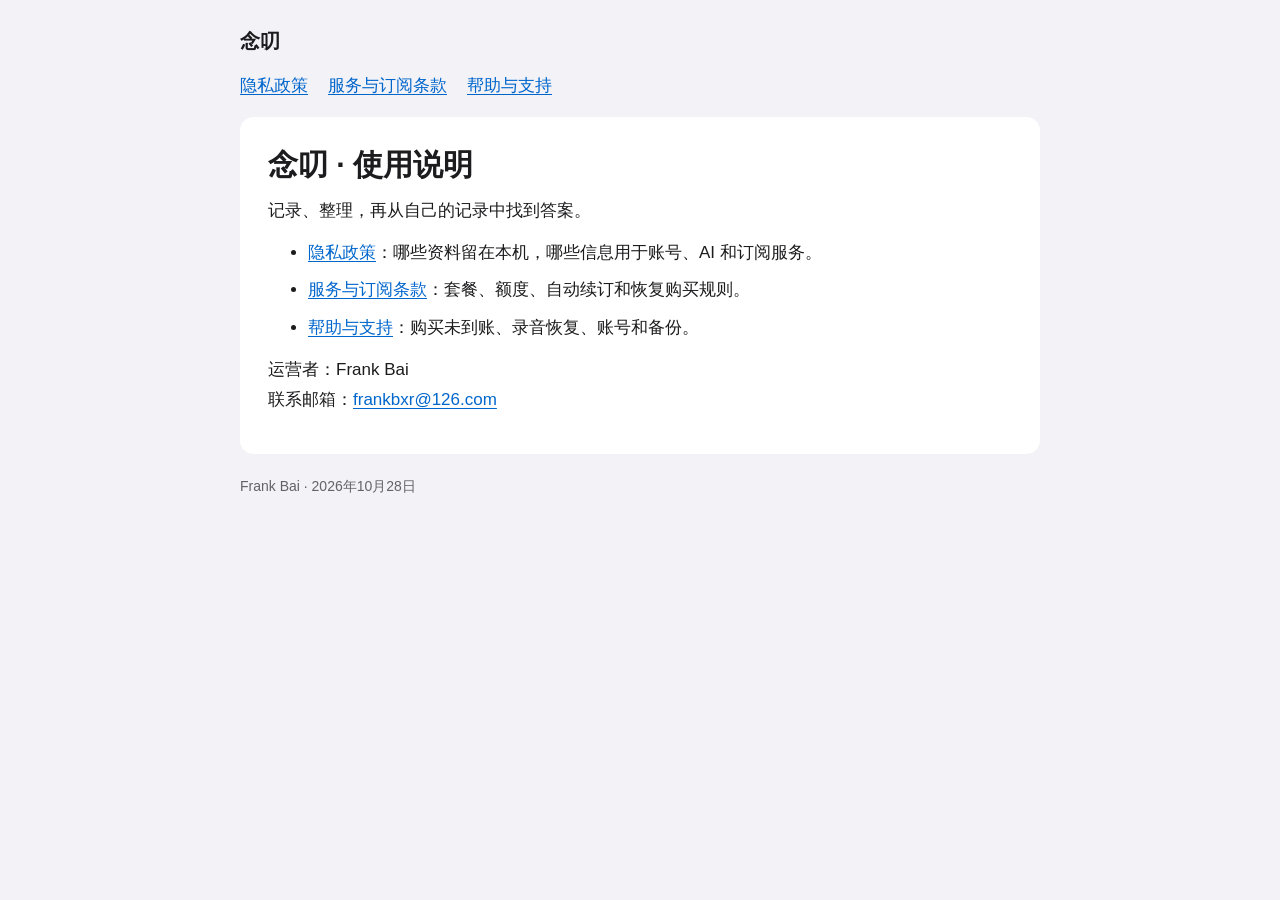
<file: index.html>
<!doctype html>
<html lang="zh-CN">
<head><meta charset="utf-8"><meta name="viewport" content="width=device-width, initial-scale=1"><title>念叨 · 使用说明</title><link rel="stylesheet" href="styles.css"><link rel="icon" href="favicon.svg" type="image/svg+xml"></head>
<body>
<header><a class="brand" href="index.html">念叨</a><nav aria-label="页面导航"><a href="privacy.html">隐私政策</a><a href="terms.html">服务与订阅条款</a><a href="support.html">帮助与支持</a></nav></header>
<main>
<h1>念叨 · 使用说明</h1>
<p>记录、整理，再从自己的记录中找到答案。</p>
<ul><li><a href="privacy.html">隐私政策</a>：哪些资料留在本机，哪些信息用于账号、AI 和订阅服务。</li><li><a href="terms.html">服务与订阅条款</a>：套餐、额度、自动续订和恢复购买规则。</li><li><a href="support.html">帮助与支持</a>：购买未到账、录音恢复、账号和备份。</li></ul>
<p>运营者：Frank Bai<br>联系邮箱：<a href="mailto:frankbxr@126.com">frankbxr@126.com</a></p>
</main><footer>Frank Bai · 2026年10月28日</footer>
</body></html>
</file>
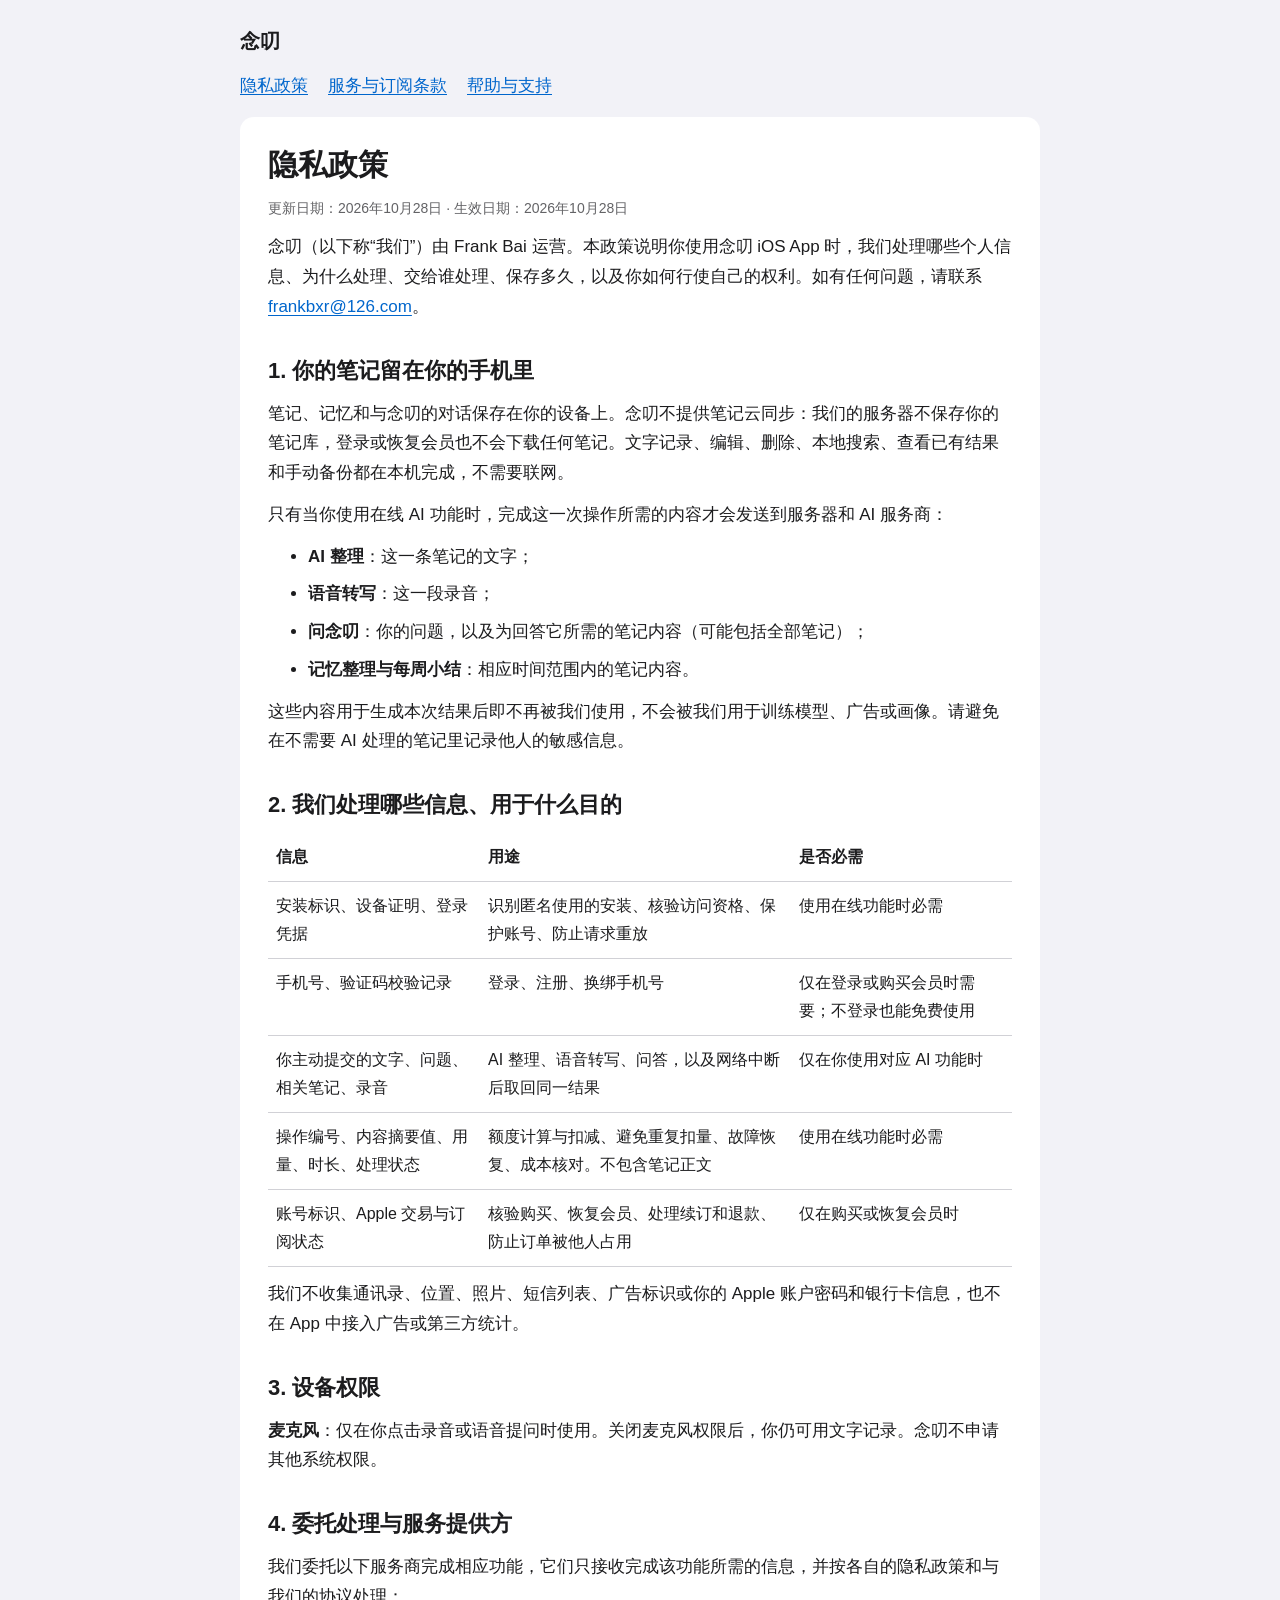
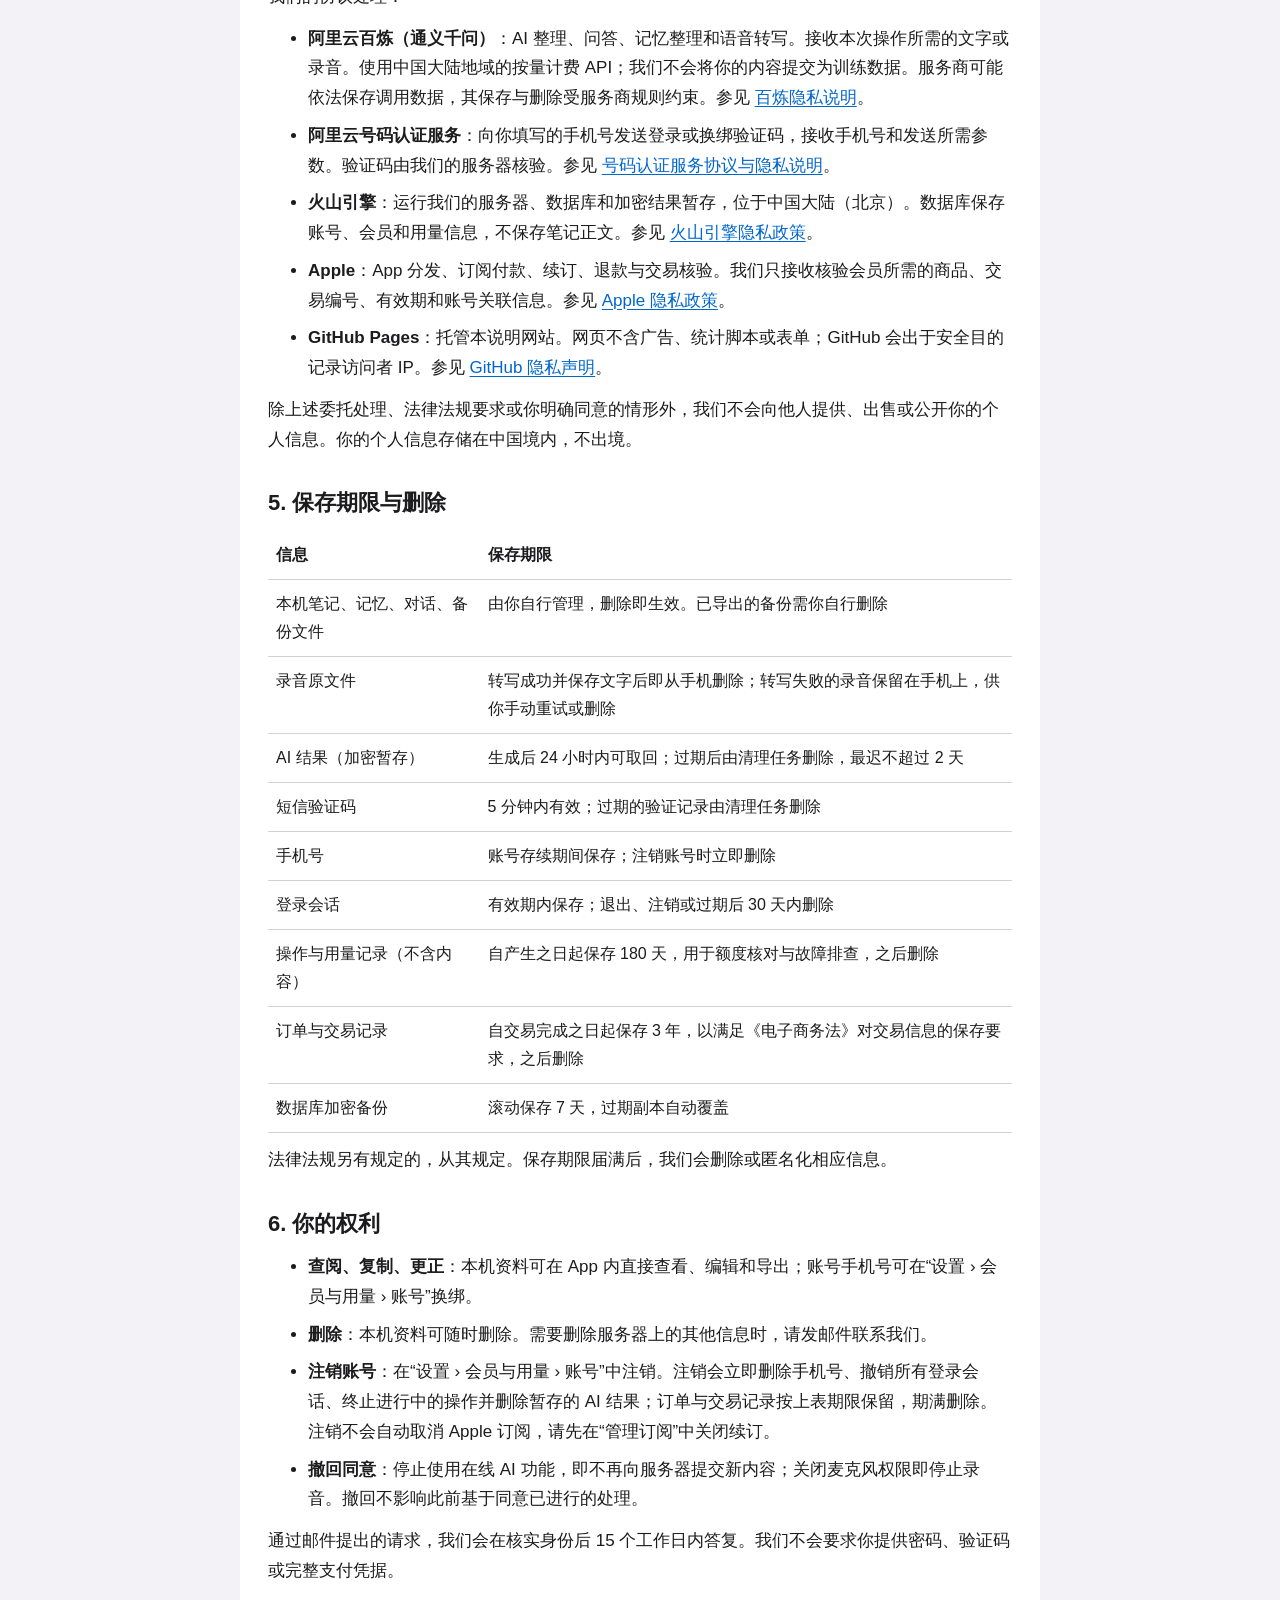
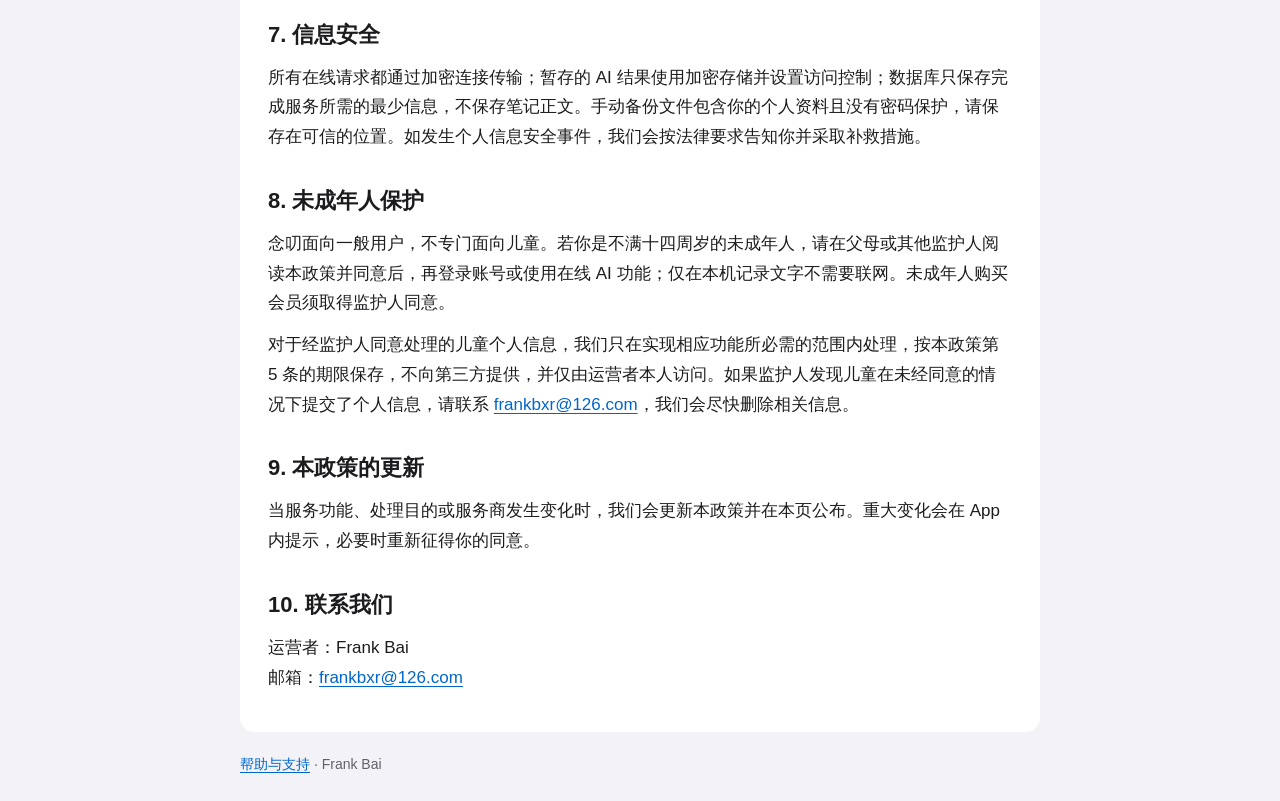
<file: privacy.html>
<!doctype html>
<html lang="zh-CN">
<head><meta charset="utf-8"><meta name="viewport" content="width=device-width, initial-scale=1"><title>隐私政策 · 念叨</title><link rel="stylesheet" href="styles.css"><link rel="icon" href="favicon.svg" type="image/svg+xml"></head>
<body>
<header><a class="brand" href="index.html">念叨</a><nav aria-label="页面导航"><a href="privacy.html" aria-current="page">隐私政策</a><a href="terms.html">服务与订阅条款</a><a href="support.html">帮助与支持</a></nav></header>
<main>
<h1>隐私政策</h1><p class="meta">更新日期：2026年10月28日 · 生效日期：2026年10月28日</p>
<p>念叨（以下称“我们”）由 Frank Bai 运营。本政策说明你使用念叨 iOS App 时，我们处理哪些个人信息、为什么处理、交给谁处理、保存多久，以及你如何行使自己的权利。如有任何问题，请联系 <a href="mailto:frankbxr@126.com">frankbxr@126.com</a>。</p>

<h2>1. 你的笔记留在你的手机里</h2>
<p>笔记、记忆和与念叨的对话保存在你的设备上。念叨不提供笔记云同步：我们的服务器不保存你的笔记库，登录或恢复会员也不会下载任何笔记。文字记录、编辑、删除、本地搜索、查看已有结果和手动备份都在本机完成，不需要联网。</p>
<p>只有当你使用在线 AI 功能时，完成这一次操作所需的内容才会发送到服务器和 AI 服务商：</p>
<ul>
<li><strong>AI 整理</strong>：这一条笔记的文字；</li>
<li><strong>语音转写</strong>：这一段录音；</li>
<li><strong>问念叨</strong>：你的问题，以及为回答它所需的笔记内容（可能包括全部笔记）；</li>
<li><strong>记忆整理与每周小结</strong>：相应时间范围内的笔记内容。</li>
</ul>
<p>这些内容用于生成本次结果后即不再被我们使用，不会被我们用于训练模型、广告或画像。请避免在不需要 AI 处理的笔记里记录他人的敏感信息。</p>

<h2>2. 我们处理哪些信息、用于什么目的</h2>
<div class="table-wrap"><table><thead><tr><th scope="col">信息</th><th scope="col">用途</th><th scope="col">是否必需</th></tr></thead><tbody>
<tr><td>安装标识、设备证明、登录凭据</td><td>识别匿名使用的安装、核验访问资格、保护账号、防止请求重放</td><td>使用在线功能时必需</td></tr>
<tr><td>手机号、验证码校验记录</td><td>登录、注册、换绑手机号</td><td>仅在登录或购买会员时需要；不登录也能免费使用</td></tr>
<tr><td>你主动提交的文字、问题、相关笔记、录音</td><td>AI 整理、语音转写、问答，以及网络中断后取回同一结果</td><td>仅在你使用对应 AI 功能时</td></tr>
<tr><td>操作编号、内容摘要值、用量、时长、处理状态</td><td>额度计算与扣减、避免重复扣量、故障恢复、成本核对。不包含笔记正文</td><td>使用在线功能时必需</td></tr>
<tr><td>账号标识、Apple 交易与订阅状态</td><td>核验购买、恢复会员、处理续订和退款、防止订单被他人占用</td><td>仅在购买或恢复会员时</td></tr>
</tbody></table></div>
<p>我们不收集通讯录、位置、照片、短信列表、广告标识或你的 Apple 账户密码和银行卡信息，也不在 App 中接入广告或第三方统计。</p>

<h2>3. 设备权限</h2>
<p><strong>麦克风</strong>：仅在你点击录音或语音提问时使用。关闭麦克风权限后，你仍可用文字记录。念叨不申请其他系统权限。</p>

<h2>4. 委托处理与服务提供方</h2>
<p>我们委托以下服务商完成相应功能，它们只接收完成该功能所需的信息，并按各自的隐私政策和与我们的协议处理：</p>
<ul>
<li><strong>阿里云百炼（通义千问）</strong>：AI 整理、问答、记忆整理和语音转写。接收本次操作所需的文字或录音。使用中国大陆地域的按量计费 API；我们不会将你的内容提交为训练数据。服务商可能依法保存调用数据，其保存与删除受服务商规则约束。参见 <a href="https://help.aliyun.com/zh/model-studio/privacy-notice">百炼隐私说明</a>。</li>
<li><strong>阿里云号码认证服务</strong>：向你填写的手机号发送登录或换绑验证码，接收手机号和发送所需参数。验证码由我们的服务器核验。参见 <a href="https://help.aliyun.com/zh/pnvs/support/the-service-agreement/">号码认证服务协议与隐私说明</a>。</li>
<li><strong>火山引擎</strong>：运行我们的服务器、数据库和加密结果暂存，位于中国大陆（北京）。数据库保存账号、会员和用量信息，不保存笔记正文。参见 <a href="https://docs.volcengine.com/docs/Legalagreements/VolcanoEnginesPrivacyPolicy?lang=zh">火山引擎隐私政策</a>。</li>
<li><strong>Apple</strong>：App 分发、订阅付款、续订、退款与交易核验。我们只接收核验会员所需的商品、交易编号、有效期和账号关联信息。参见 <a href="https://www.apple.com.cn/legal/privacy/szh/">Apple 隐私政策</a>。</li>
<li><strong>GitHub Pages</strong>：托管本说明网站。网页不含广告、统计脚本或表单；GitHub 会出于安全目的记录访问者 IP。参见 <a href="https://docs.github.com/en/site-policy/privacy-policies/github-general-privacy-statement">GitHub 隐私声明</a>。</li>
</ul>
<p>除上述委托处理、法律法规要求或你明确同意的情形外，我们不会向他人提供、出售或公开你的个人信息。你的个人信息存储在中国境内，不出境。</p>

<h2>5. 保存期限与删除</h2>
<div class="table-wrap"><table><thead><tr><th scope="col">信息</th><th scope="col">保存期限</th></tr></thead><tbody>
<tr><td>本机笔记、记忆、对话、备份文件</td><td>由你自行管理，删除即生效。已导出的备份需你自行删除</td></tr>
<tr><td>录音原文件</td><td>转写成功并保存文字后即从手机删除；转写失败的录音保留在手机上，供你手动重试或删除</td></tr>
<tr><td>AI 结果（加密暂存）</td><td>生成后 24 小时内可取回；过期后由清理任务删除，最迟不超过 2 天</td></tr>
<tr><td>短信验证码</td><td>5 分钟内有效；过期的验证记录由清理任务删除</td></tr>
<tr><td>手机号</td><td>账号存续期间保存；注销账号时立即删除</td></tr>
<tr><td>登录会话</td><td>有效期内保存；退出、注销或过期后 30 天内删除</td></tr>
<tr><td>操作与用量记录（不含内容）</td><td>自产生之日起保存 180 天，用于额度核对与故障排查，之后删除</td></tr>
<tr><td>订单与交易记录</td><td>自交易完成之日起保存 3 年，以满足《电子商务法》对交易信息的保存要求，之后删除</td></tr>
<tr><td>数据库加密备份</td><td>滚动保存 7 天，过期副本自动覆盖</td></tr>
</tbody></table></div>
<p>法律法规另有规定的，从其规定。保存期限届满后，我们会删除或匿名化相应信息。</p>

<h2>6. 你的权利</h2>
<ul>
<li><strong>查阅、复制、更正</strong>：本机资料可在 App 内直接查看、编辑和导出；账号手机号可在“设置 › 会员与用量 › 账号”换绑。</li>
<li><strong>删除</strong>：本机资料可随时删除。需要删除服务器上的其他信息时，请发邮件联系我们。</li>
<li><strong>注销账号</strong>：在“设置 › 会员与用量 › 账号”中注销。注销会立即删除手机号、撤销所有登录会话、终止进行中的操作并删除暂存的 AI 结果；订单与交易记录按上表期限保留，期满删除。注销不会自动取消 Apple 订阅，请先在“管理订阅”中关闭续订。</li>
<li><strong>撤回同意</strong>：停止使用在线 AI 功能，即不再向服务器提交新内容；关闭麦克风权限即停止录音。撤回不影响此前基于同意已进行的处理。</li>
</ul>
<p>通过邮件提出的请求，我们会在核实身份后 15 个工作日内答复。我们不会要求你提供密码、验证码或完整支付凭据。</p>

<h2>7. 信息安全</h2>
<p>所有在线请求都通过加密连接传输；暂存的 AI 结果使用加密存储并设置访问控制；数据库只保存完成服务所需的最少信息，不保存笔记正文。手动备份文件包含你的个人资料且没有密码保护，请保存在可信的位置。如发生个人信息安全事件，我们会按法律要求告知你并采取补救措施。</p>

<h2>8. 未成年人保护</h2>
<p>念叨面向一般用户，不专门面向儿童。若你是不满十四周岁的未成年人，请在父母或其他监护人阅读本政策并同意后，再登录账号或使用在线 AI 功能；仅在本机记录文字不需要联网。未成年人购买会员须取得监护人同意。</p>
<p>对于经监护人同意处理的儿童个人信息，我们只在实现相应功能所必需的范围内处理，按本政策第 5 条的期限保存，不向第三方提供，并仅由运营者本人访问。如果监护人发现儿童在未经同意的情况下提交了个人信息，请联系 <a href="mailto:frankbxr@126.com">frankbxr@126.com</a>，我们会尽快删除相关信息。</p>

<h2>9. 本政策的更新</h2>
<p>当服务功能、处理目的或服务商发生变化时，我们会更新本政策并在本页公布。重大变化会在 App 内提示，必要时重新征得你的同意。</p>

<h2>10. 联系我们</h2>
<p>运营者：Frank Bai<br>邮箱：<a href="mailto:frankbxr@126.com">frankbxr@126.com</a></p>
</main><footer><a href="support.html">帮助与支持</a> · Frank Bai</footer>
</body></html>
</file>
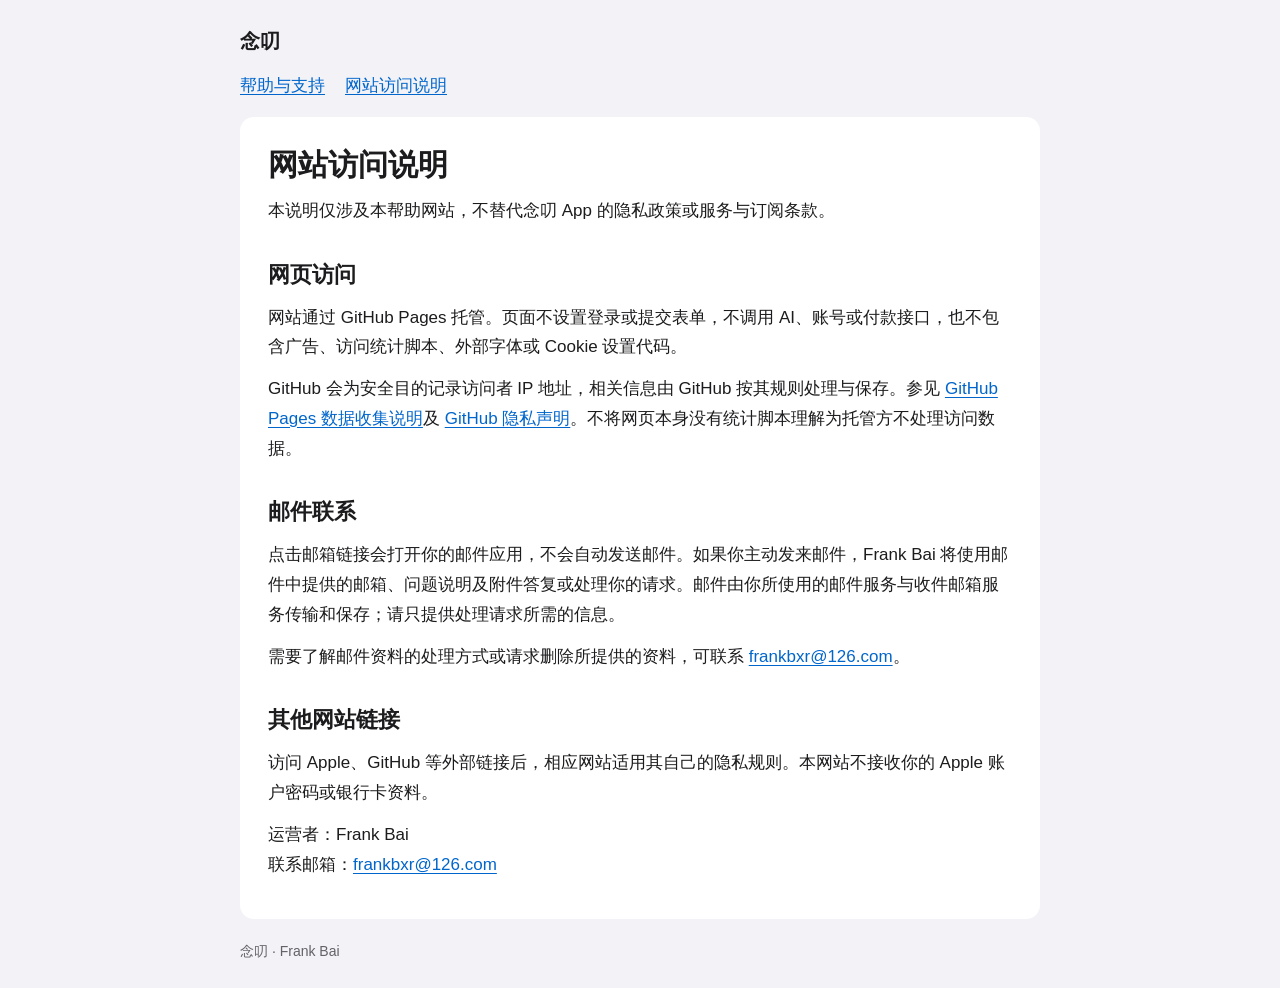
<file: site-privacy.html>
<!doctype html>
<html lang="zh-CN">
<head>
<meta charset="utf-8">
<meta name="viewport" content="width=device-width, initial-scale=1">
<meta name="description" content="念叨帮助网站的访问数据与联系渠道说明。本说明不替代念叨 App 的隐私政策。">
<title>网站访问说明 · 念叨</title>
<link rel="stylesheet" href="styles.css">
<link rel="icon" href="favicon.svg" type="image/svg+xml">
</head>
<body>
<header><a class="brand" href="index.html">念叨</a><nav aria-label="页面导航"><a href="support.html">帮助与支持</a><a href="site-privacy.html" aria-current="page">网站访问说明</a></nav></header>
<main>
<h1>网站访问说明</h1>
<p>本说明仅涉及本帮助网站，不替代念叨 App 的隐私政策或服务与订阅条款。</p>
<h2>网页访问</h2>
<p>网站通过 GitHub Pages 托管。页面不设置登录或提交表单，不调用 AI、账号或付款接口，也不包含广告、访问统计脚本、外部字体或 Cookie 设置代码。</p>
<p>GitHub 会为安全目的记录访问者 IP 地址，相关信息由 GitHub 按其规则处理与保存。参见 <a href="https://docs.github.com/en/pages/getting-started-with-github-pages/what-is-github-pages">GitHub Pages 数据收集说明</a>及 <a href="https://docs.github.com/en/site-policy/privacy-policies/github-general-privacy-statement">GitHub 隐私声明</a>。不将网页本身没有统计脚本理解为托管方不处理访问数据。</p>
<h2>邮件联系</h2>
<p>点击邮箱链接会打开你的邮件应用，不会自动发送邮件。如果你主动发来邮件，Frank Bai 将使用邮件中提供的邮箱、问题说明及附件答复或处理你的请求。邮件由你所使用的邮件服务与收件邮箱服务传输和保存；请只提供处理请求所需的信息。</p>
<p>需要了解邮件资料的处理方式或请求删除所提供的资料，可联系 <a href="mailto:frankbxr@126.com">frankbxr@126.com</a>。</p>
<h2>其他网站链接</h2>
<p>访问 Apple、GitHub 等外部链接后，相应网站适用其自己的隐私规则。本网站不接收你的 Apple 账户密码或银行卡资料。</p>
<p>运营者：Frank Bai<br>联系邮箱：<a href="mailto:frankbxr@126.com">frankbxr@126.com</a></p>
</main>
<footer>念叨 · Frank Bai</footer>
</body>
</html>
</file>
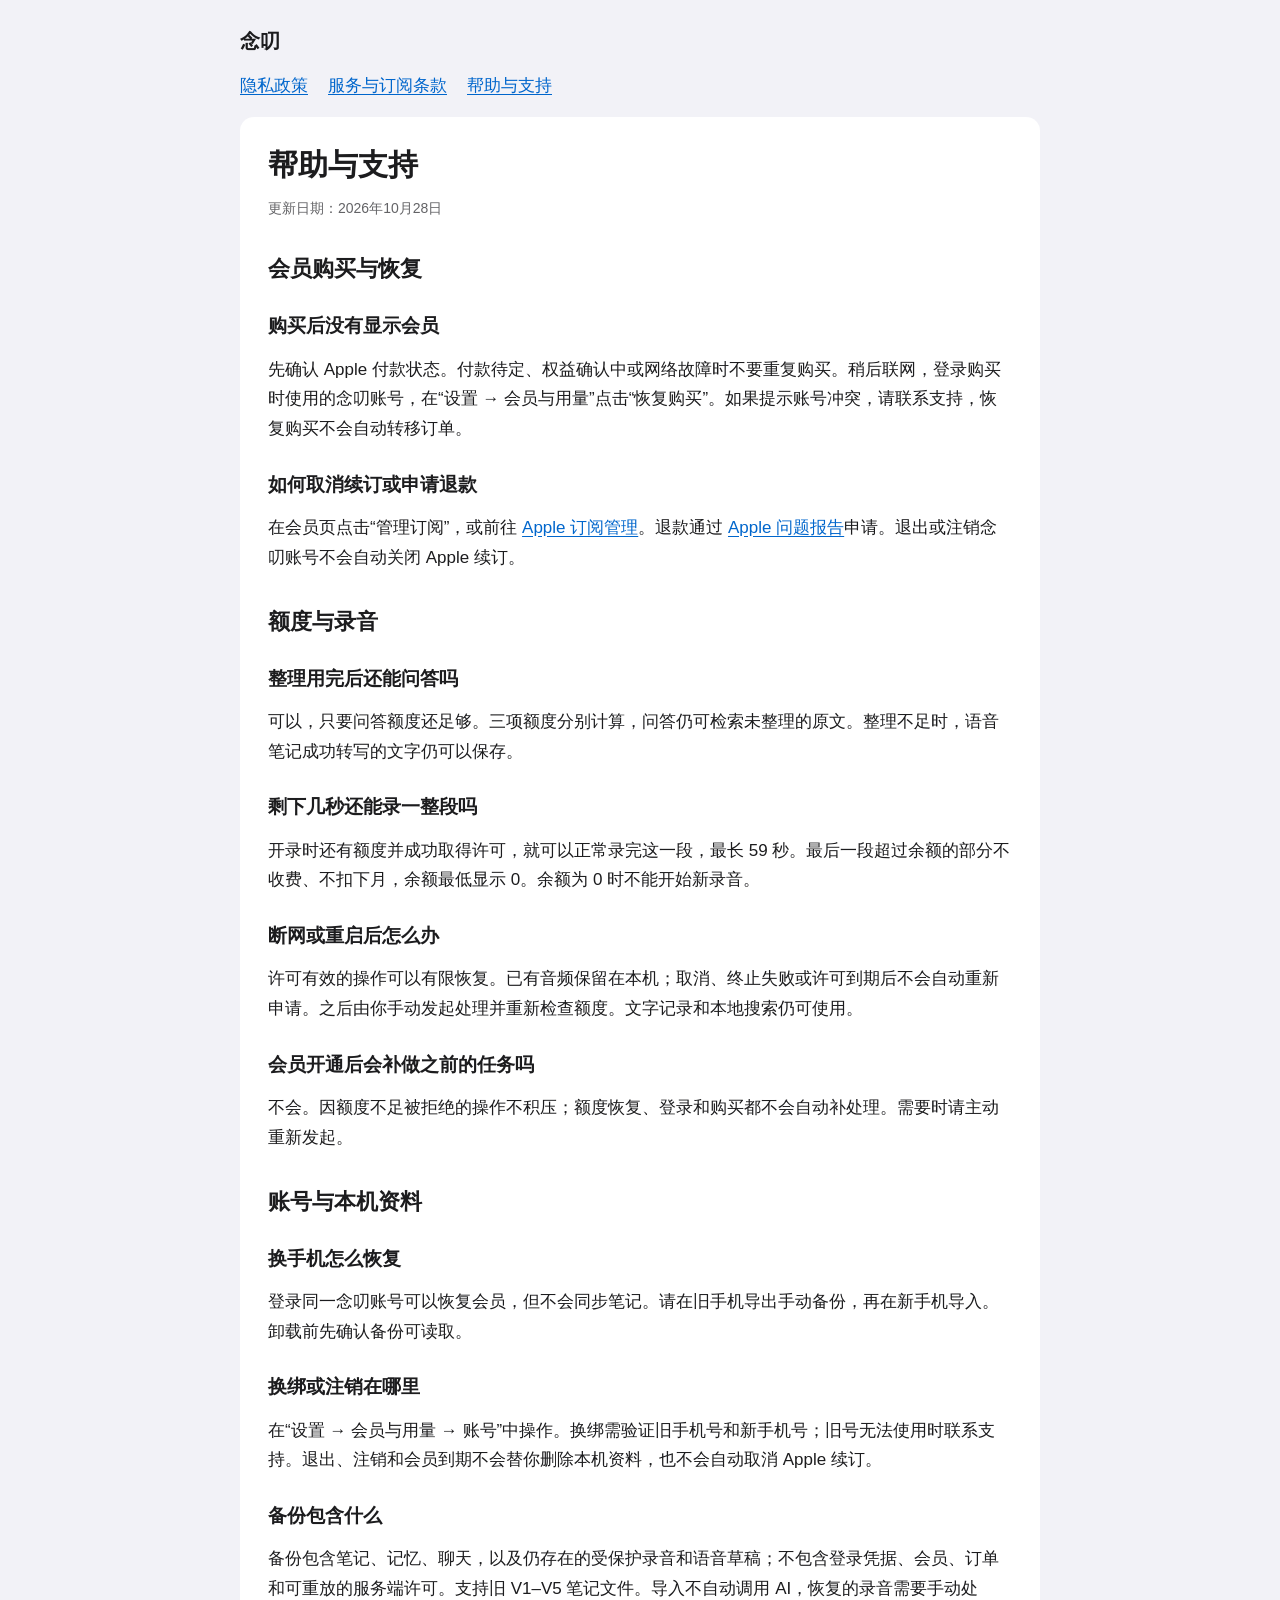
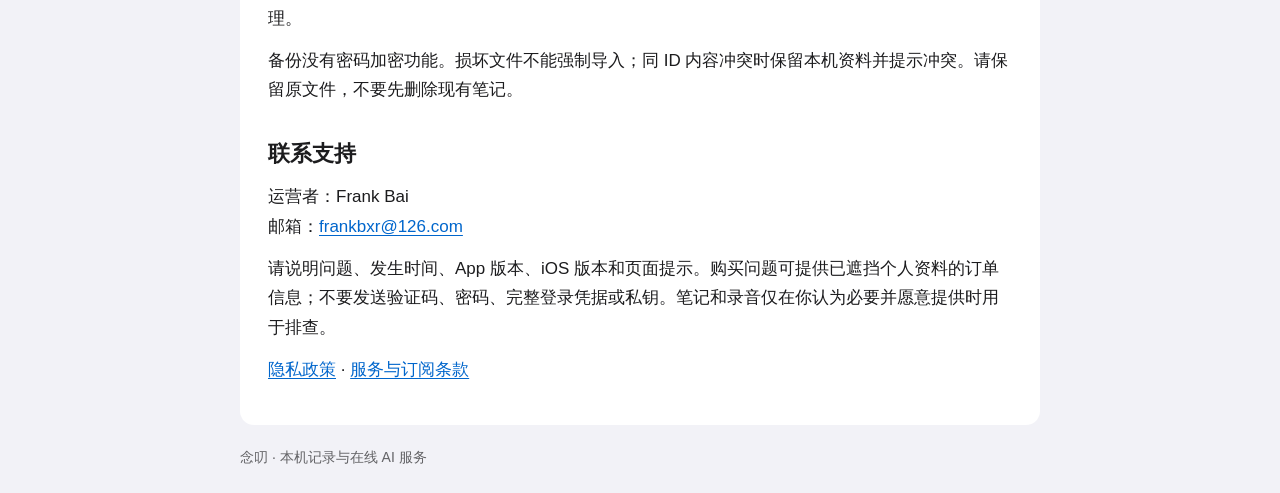
<file: support.html>
<!doctype html>
<html lang="zh-CN">
<head><meta charset="utf-8"><meta name="viewport" content="width=device-width, initial-scale=1"><title>帮助与支持 · 念叨</title><link rel="stylesheet" href="styles.css"><link rel="icon" href="favicon.svg" type="image/svg+xml"></head>
<body>
<header><a class="brand" href="index.html">念叨</a><nav aria-label="页面导航"><a href="privacy.html">隐私政策</a><a href="terms.html">服务与订阅条款</a><a href="support.html" aria-current="page">帮助与支持</a></nav></header>
<main>
<h1>帮助与支持</h1><p class="meta">更新日期：2026年10月28日</p>
<h2>会员购买与恢复</h2>
<h3>购买后没有显示会员</h3><p>先确认 Apple 付款状态。付款待定、权益确认中或网络故障时不要重复购买。稍后联网，登录购买时使用的念叨账号，在“设置 → 会员与用量”点击“恢复购买”。如果提示账号冲突，请联系支持，恢复购买不会自动转移订单。</p>
<h3>如何取消续订或申请退款</h3><p>在会员页点击“管理订阅”，或前往 <a href="https://apps.apple.com/account/subscriptions">Apple 订阅管理</a>。退款通过 <a href="https://reportaproblem.apple.com/">Apple 问题报告</a>申请。退出或注销念叨账号不会自动关闭 Apple 续订。</p>
<h2>额度与录音</h2>
<h3>整理用完后还能问答吗</h3><p>可以，只要问答额度还足够。三项额度分别计算，问答仍可检索未整理的原文。整理不足时，语音笔记成功转写的文字仍可以保存。</p>
<h3>剩下几秒还能录一整段吗</h3><p>开录时还有额度并成功取得许可，就可以正常录完这一段，最长 59 秒。最后一段超过余额的部分不收费、不扣下月，余额最低显示 0。余额为 0 时不能开始新录音。</p>
<h3>断网或重启后怎么办</h3><p>许可有效的操作可以有限恢复。已有音频保留在本机；取消、终止失败或许可到期后不会自动重新申请。之后由你手动发起处理并重新检查额度。文字记录和本地搜索仍可使用。</p>
<h3>会员开通后会补做之前的任务吗</h3><p>不会。因额度不足被拒绝的操作不积压；额度恢复、登录和购买都不会自动补处理。需要时请主动重新发起。</p>
<h2>账号与本机资料</h2>
<h3>换手机怎么恢复</h3><p>登录同一念叨账号可以恢复会员，但不会同步笔记。请在旧手机导出手动备份，再在新手机导入。卸载前先确认备份可读取。</p>
<h3>换绑或注销在哪里</h3><p>在“设置 → 会员与用量 → 账号”中操作。换绑需验证旧手机号和新手机号；旧号无法使用时联系支持。退出、注销和会员到期不会替你删除本机资料，也不会自动取消 Apple 续订。</p>
<h3>备份包含什么</h3><p>备份包含笔记、记忆、聊天，以及仍存在的受保护录音和语音草稿；不包含登录凭据、会员、订单和可重放的服务端许可。支持旧 V1–V5 笔记文件。导入不自动调用 AI，恢复的录音需要手动处理。</p><p>备份没有密码加密功能。损坏文件不能强制导入；同 ID 内容冲突时保留本机资料并提示冲突。请保留原文件，不要先删除现有笔记。</p>
<h2>联系支持</h2>
<p>运营者：Frank Bai<br>邮箱：<a href="mailto:frankbxr@126.com">frankbxr@126.com</a></p>
<p>请说明问题、发生时间、App 版本、iOS 版本和页面提示。购买问题可提供已遮挡个人资料的订单信息；不要发送验证码、密码、完整登录凭据或私钥。笔记和录音仅在你认为必要并愿意提供时用于排查。</p>
<p><a href="privacy.html">隐私政策</a> · <a href="terms.html">服务与订阅条款</a></p>
</main><footer>念叨 · 本机记录与在线 AI 服务</footer>
</body></html>
</file>
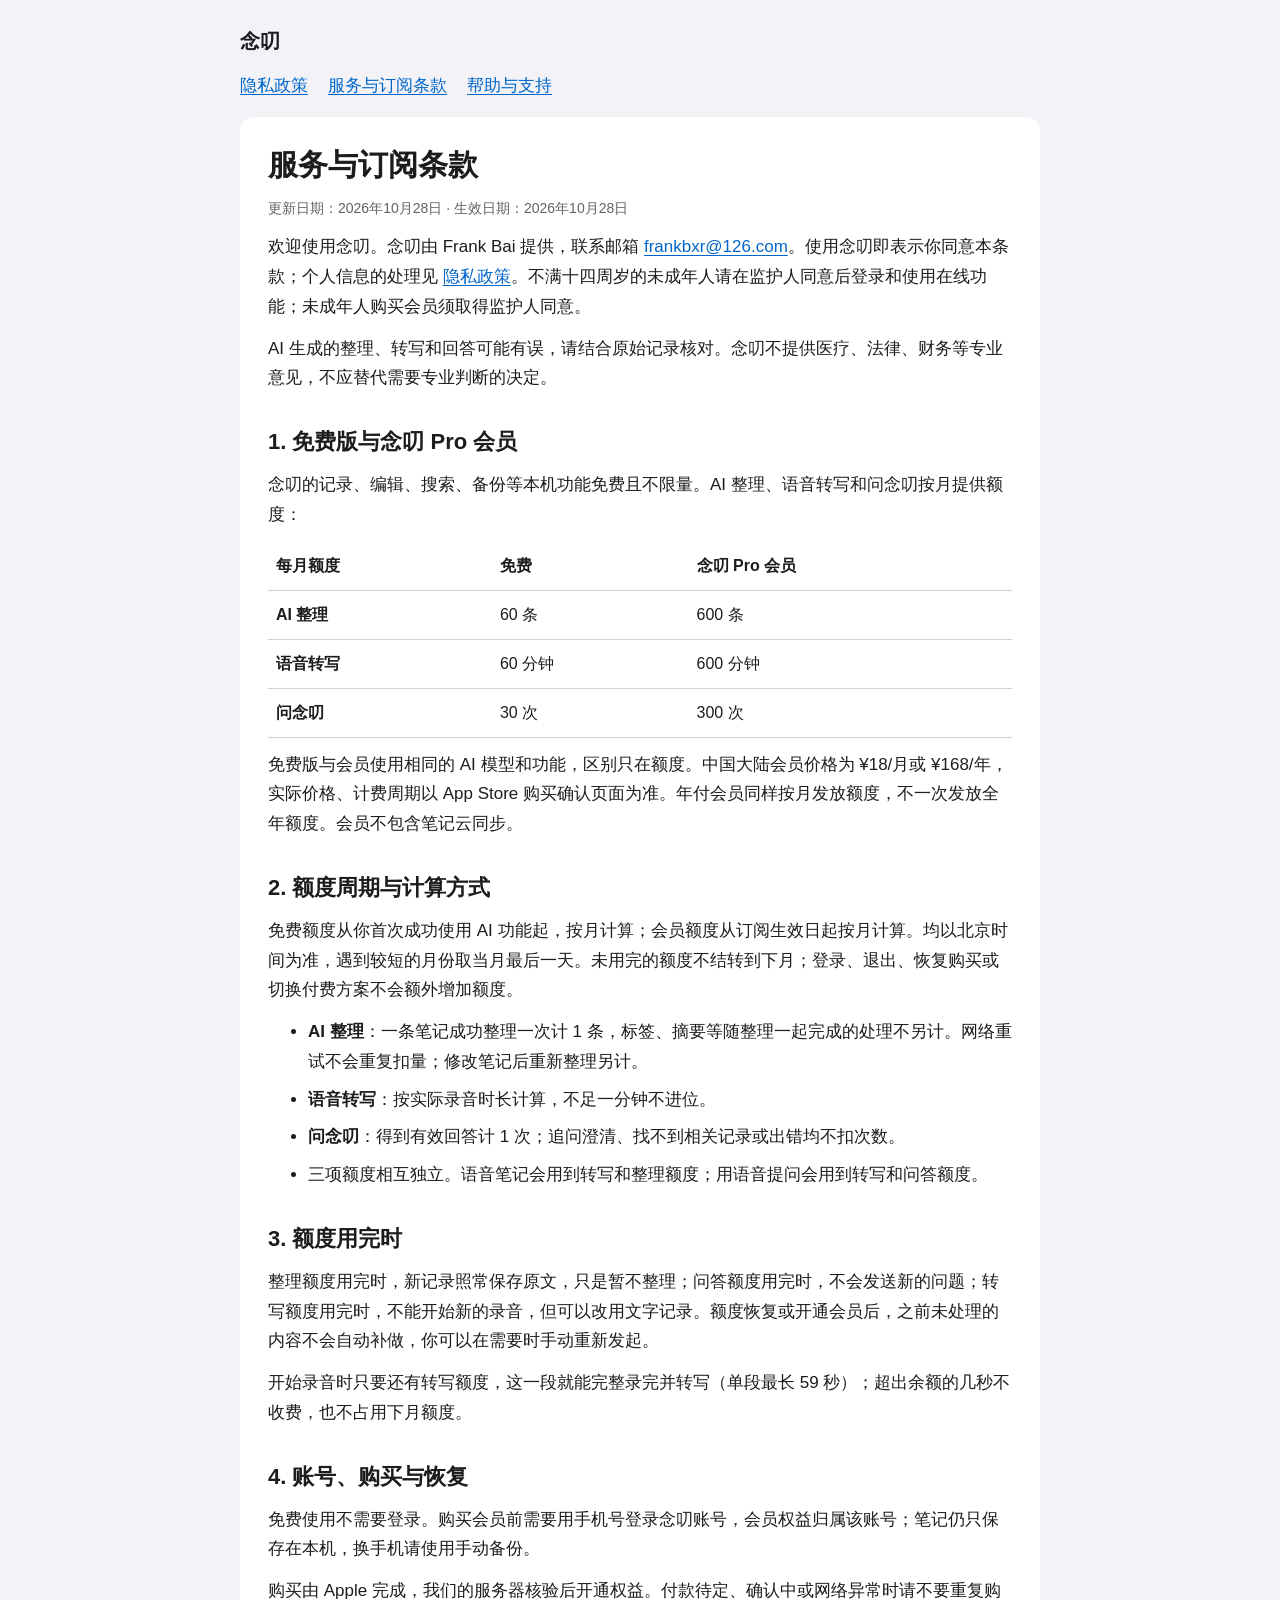
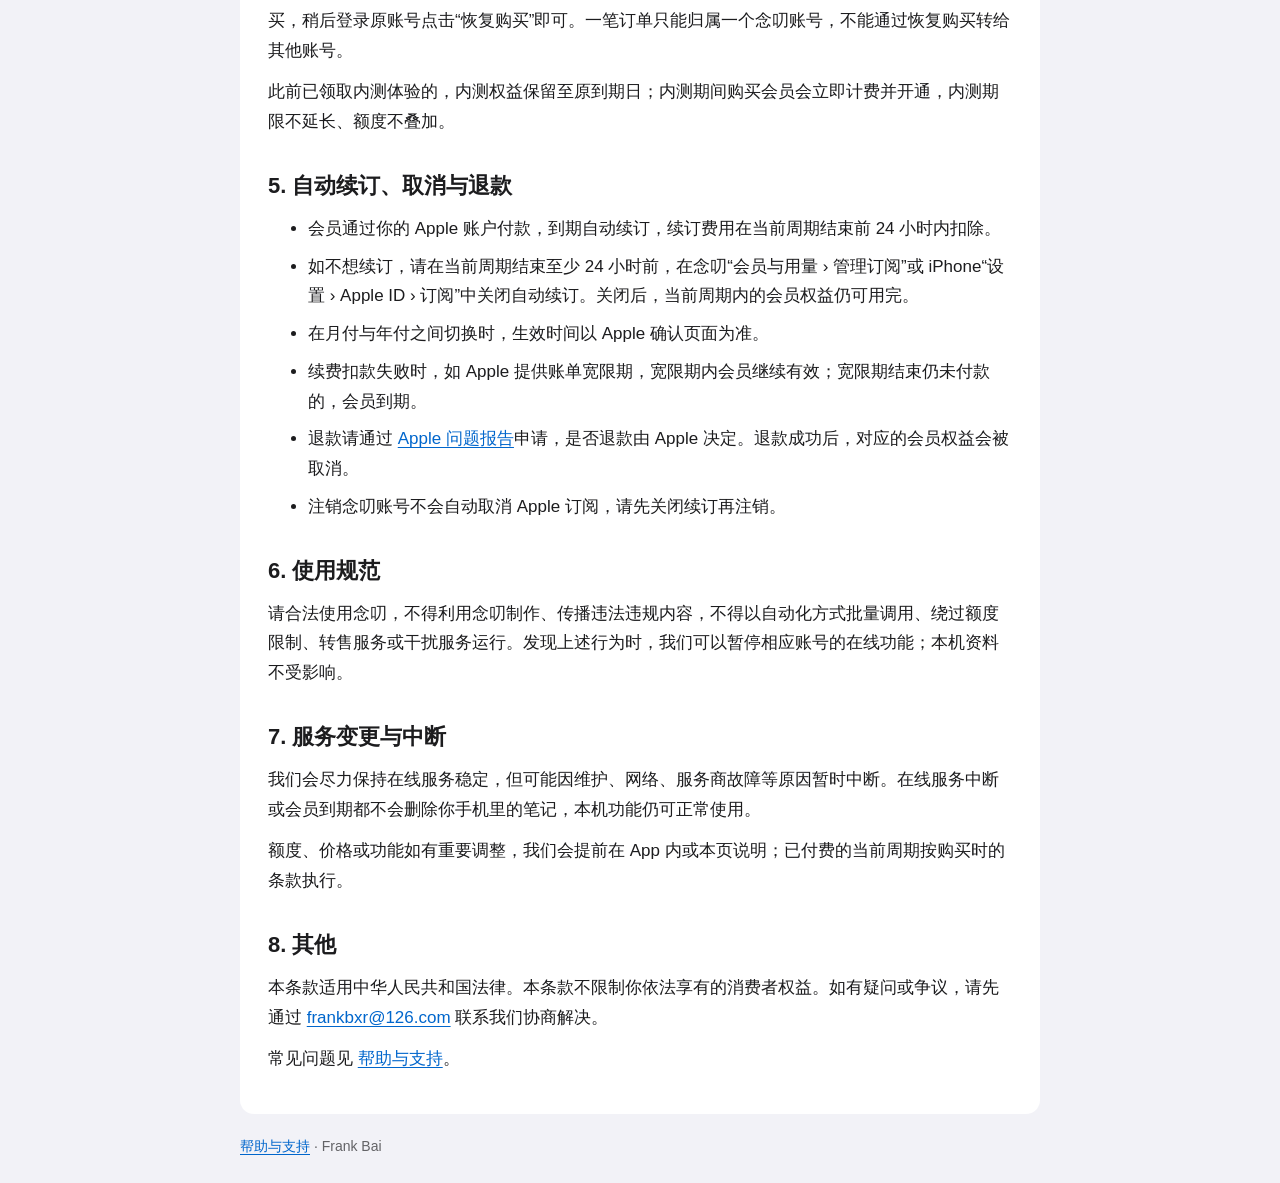
<file: terms.html>
<!doctype html>
<html lang="zh-CN">
<head><meta charset="utf-8"><meta name="viewport" content="width=device-width, initial-scale=1"><title>服务与订阅条款 · 念叨</title><link rel="stylesheet" href="styles.css"><link rel="icon" href="favicon.svg" type="image/svg+xml"></head>
<body>
<header><a class="brand" href="index.html">念叨</a><nav aria-label="页面导航"><a href="privacy.html">隐私政策</a><a href="terms.html" aria-current="page">服务与订阅条款</a><a href="support.html">帮助与支持</a></nav></header>
<main>
<h1>服务与订阅条款</h1><p class="meta">更新日期：2026年10月28日 · 生效日期：2026年10月28日</p>
<p>欢迎使用念叨。念叨由 Frank Bai 提供，联系邮箱 <a href="mailto:frankbxr@126.com">frankbxr@126.com</a>。使用念叨即表示你同意本条款；个人信息的处理见 <a href="privacy.html">隐私政策</a>。不满十四周岁的未成年人请在监护人同意后登录和使用在线功能；未成年人购买会员须取得监护人同意。</p>
<p>AI 生成的整理、转写和回答可能有误，请结合原始记录核对。念叨不提供医疗、法律、财务等专业意见，不应替代需要专业判断的决定。</p>

<h2>1. 免费版与念叨 Pro 会员</h2>
<p>念叨的记录、编辑、搜索、备份等本机功能免费且不限量。AI 整理、语音转写和问念叨按月提供额度：</p>
<div class="table-wrap"><table><thead><tr><th scope="col">每月额度</th><th scope="col">免费</th><th scope="col">念叨 Pro 会员</th></tr></thead><tbody>
<tr><th scope="row">AI 整理</th><td>60 条</td><td>600 条</td></tr>
<tr><th scope="row">语音转写</th><td>60 分钟</td><td>600 分钟</td></tr>
<tr><th scope="row">问念叨</th><td>30 次</td><td>300 次</td></tr>
</tbody></table></div>
<p>免费版与会员使用相同的 AI 模型和功能，区别只在额度。中国大陆会员价格为 ¥18/月或 ¥168/年，实际价格、计费周期以 App Store 购买确认页面为准。年付会员同样按月发放额度，不一次发放全年额度。会员不包含笔记云同步。</p>

<h2>2. 额度周期与计算方式</h2>
<p>免费额度从你首次成功使用 AI 功能起，按月计算；会员额度从订阅生效日起按月计算。均以北京时间为准，遇到较短的月份取当月最后一天。未用完的额度不结转到下月；登录、退出、恢复购买或切换付费方案不会额外增加额度。</p>
<ul>
<li><strong>AI 整理</strong>：一条笔记成功整理一次计 1 条，标签、摘要等随整理一起完成的处理不另计。网络重试不会重复扣量；修改笔记后重新整理另计。</li>
<li><strong>语音转写</strong>：按实际录音时长计算，不足一分钟不进位。</li>
<li><strong>问念叨</strong>：得到有效回答计 1 次；追问澄清、找不到相关记录或出错均不扣次数。</li>
<li>三项额度相互独立。语音笔记会用到转写和整理额度；用语音提问会用到转写和问答额度。</li>
</ul>

<h2>3. 额度用完时</h2>
<p>整理额度用完时，新记录照常保存原文，只是暂不整理；问答额度用完时，不会发送新的问题；转写额度用完时，不能开始新的录音，但可以改用文字记录。额度恢复或开通会员后，之前未处理的内容不会自动补做，你可以在需要时手动重新发起。</p>
<p>开始录音时只要还有转写额度，这一段就能完整录完并转写（单段最长 59 秒）；超出余额的几秒不收费，也不占用下月额度。</p>

<h2>4. 账号、购买与恢复</h2>
<p>免费使用不需要登录。购买会员前需要用手机号登录念叨账号，会员权益归属该账号；笔记仍只保存在本机，换手机请使用手动备份。</p>
<p>购买由 Apple 完成，我们的服务器核验后开通权益。付款待定、确认中或网络异常时请不要重复购买，稍后登录原账号点击“恢复购买”即可。一笔订单只能归属一个念叨账号，不能通过恢复购买转给其他账号。</p>
<p>此前已领取内测体验的，内测权益保留至原到期日；内测期间购买会员会立即计费并开通，内测期限不延长、额度不叠加。</p>

<h2>5. 自动续订、取消与退款</h2>
<ul>
<li>会员通过你的 Apple 账户付款，到期自动续订，续订费用在当前周期结束前 24 小时内扣除。</li>
<li>如不想续订，请在当前周期结束至少 24 小时前，在念叨“会员与用量 › 管理订阅”或 iPhone“设置 › Apple ID › 订阅”中关闭自动续订。关闭后，当前周期内的会员权益仍可用完。</li>
<li>在月付与年付之间切换时，生效时间以 Apple 确认页面为准。</li>
<li>续费扣款失败时，如 Apple 提供账单宽限期，宽限期内会员继续有效；宽限期结束仍未付款的，会员到期。</li>
<li>退款请通过 <a href="https://reportaproblem.apple.com/">Apple 问题报告</a>申请，是否退款由 Apple 决定。退款成功后，对应的会员权益会被取消。</li>
<li>注销念叨账号不会自动取消 Apple 订阅，请先关闭续订再注销。</li>
</ul>

<h2>6. 使用规范</h2>
<p>请合法使用念叨，不得利用念叨制作、传播违法违规内容，不得以自动化方式批量调用、绕过额度限制、转售服务或干扰服务运行。发现上述行为时，我们可以暂停相应账号的在线功能；本机资料不受影响。</p>

<h2>7. 服务变更与中断</h2>
<p>我们会尽力保持在线服务稳定，但可能因维护、网络、服务商故障等原因暂时中断。在线服务中断或会员到期都不会删除你手机里的笔记，本机功能仍可正常使用。</p>
<p>额度、价格或功能如有重要调整，我们会提前在 App 内或本页说明；已付费的当前周期按购买时的条款执行。</p>

<h2>8. 其他</h2>
<p>本条款适用中华人民共和国法律。本条款不限制你依法享有的消费者权益。如有疑问或争议，请先通过 <a href="mailto:frankbxr@126.com">frankbxr@126.com</a> 联系我们协商解决。</p>
<p>常见问题见 <a href="support.html">帮助与支持</a>。</p>
</main><footer><a href="support.html">帮助与支持</a> · Frank Bai</footer>
</body></html>
</file>
<file: styles.css>
:root{color-scheme:light dark;--bg:#f2f2f7;--surface:#fff;--text:#1c1c1e;--muted:#636366;--line:#d1d1d6;--link:#0066cc;--notice:#fff4d6}
*{box-sizing:border-box}
body{margin:0;background:var(--bg);color:var(--text);font:17px/1.75 -apple-system,BlinkMacSystemFont,"Segoe UI",sans-serif;overflow-wrap:anywhere}
header,main,footer{width:min(100% - 32px,800px);margin:auto}
header{padding:24px 0 16px}
.brand{font-weight:650;font-size:20px;color:var(--text);text-decoration:none}
nav{display:flex;flex-wrap:wrap;gap:8px 20px;margin-top:12px}
a{color:var(--link);text-underline-offset:3px}
a:focus-visible{outline:3px solid var(--link);outline-offset:4px;border-radius:2px}
main{background:var(--surface);border-radius:14px;padding:28px;margin-bottom:20px}
h1{font-size:30px;line-height:1.3;margin:0 0 8px}
h2{font-size:22px;line-height:1.5;margin:32px 0 12px}
h3{font-size:19px;margin:24px 0 8px}
p,ul,ol{margin:12px 0}
li+li{margin-top:8px}
.meta,footer{color:var(--muted);font-size:14px}
.draft{background:var(--notice);border-radius:8px;padding:12px 16px;margin:20px 0}
.table-wrap{overflow-x:auto}
table{width:100%;border-collapse:collapse;font-size:16px}
th,td{text-align:left;vertical-align:top;padding:10px 8px;border-bottom:1px solid var(--line)}
th{font-weight:600}
footer{padding:0 0 24px}
@media(prefers-color-scheme:dark){:root{--bg:#000;--surface:#1c1c1e;--text:#f2f2f7;--muted:#aeaeb2;--line:#48484a;--link:#64b5ff;--notice:#3a311b}}
@media(max-width:480px){main{padding:20px}h1{font-size:27px}h2{font-size:21px}}
</file>
